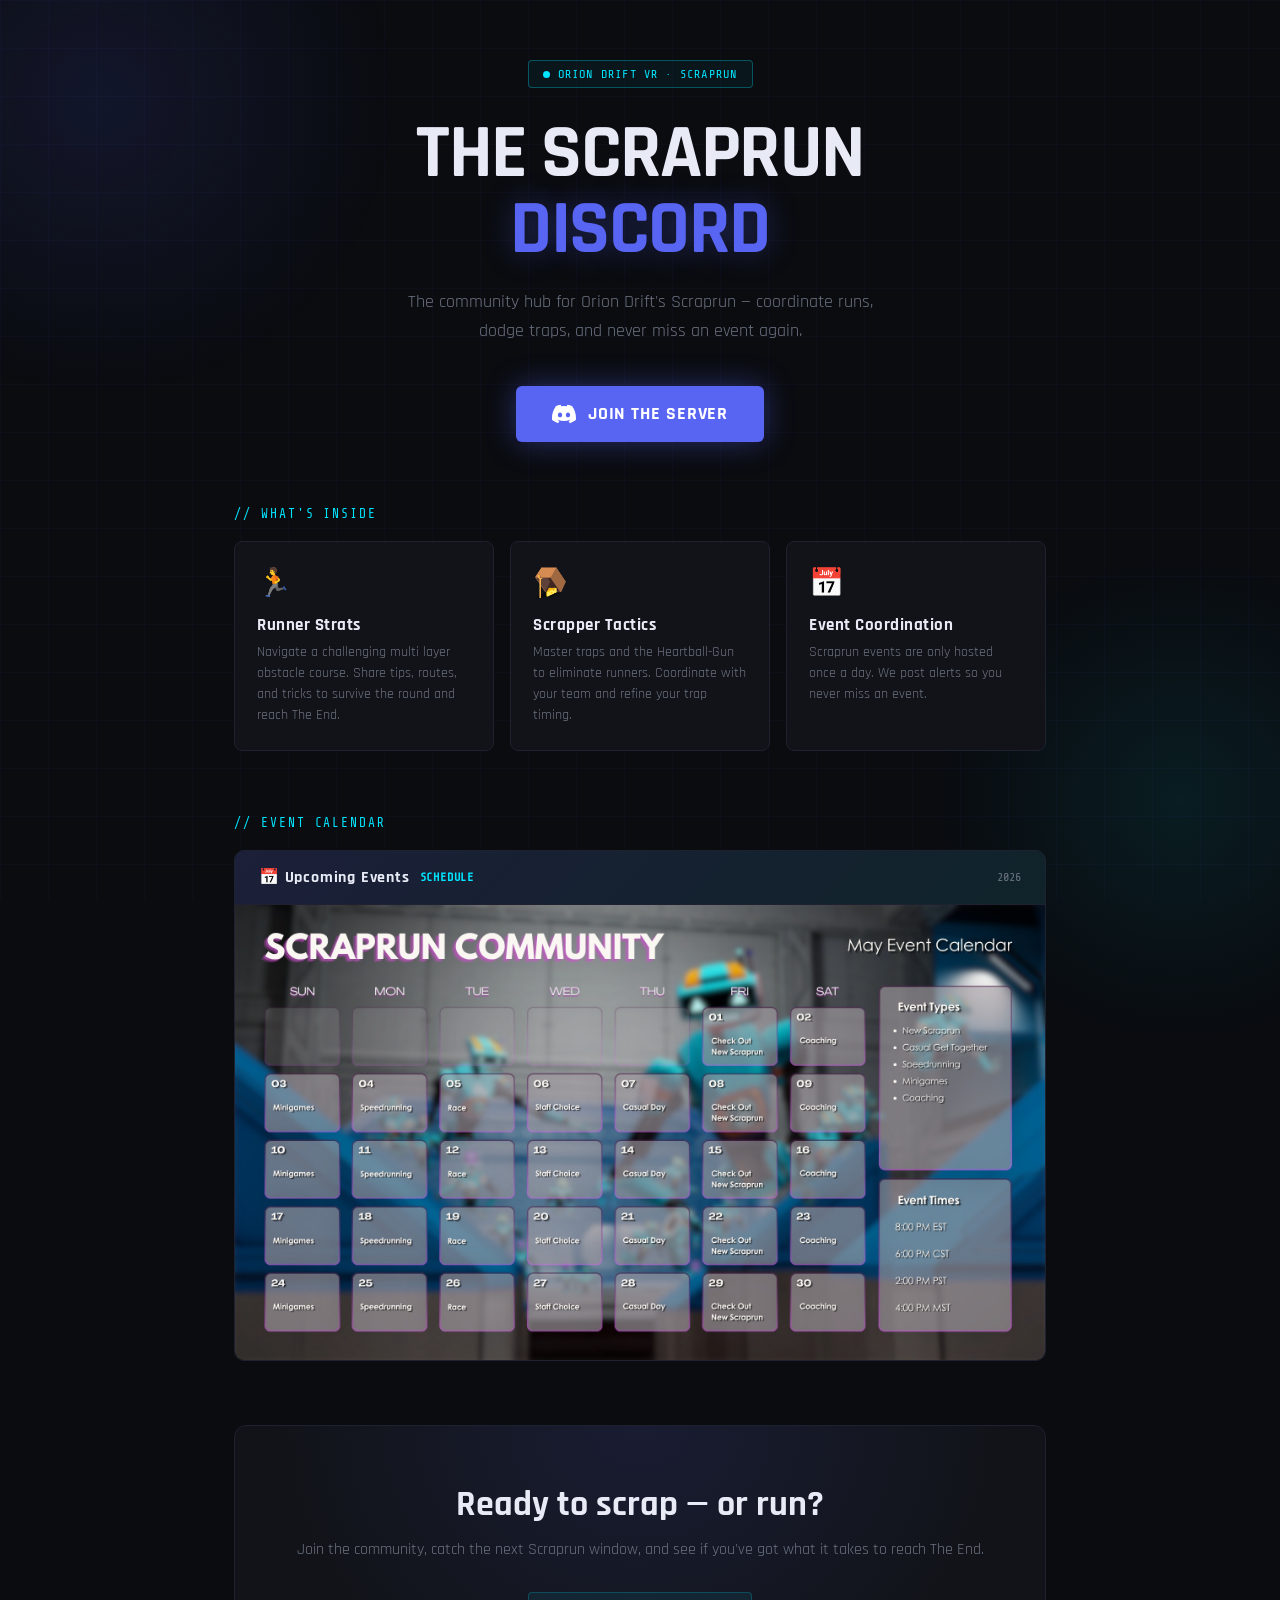
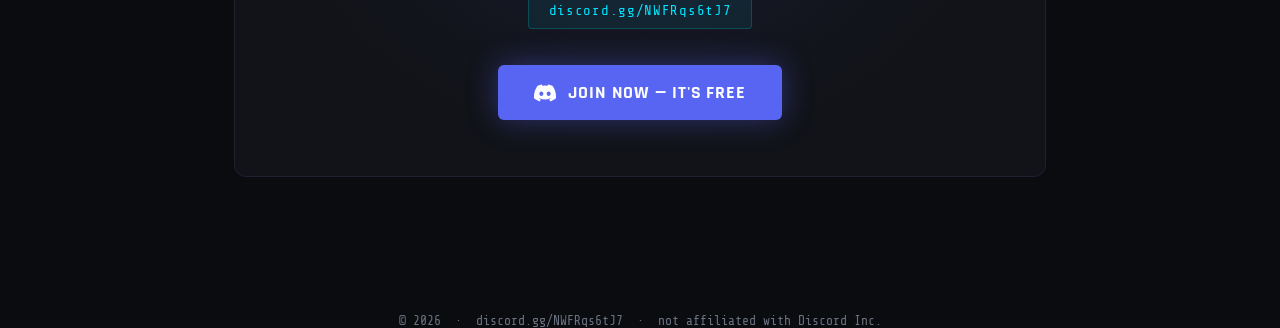
<file: index.html>
<!DOCTYPE html>
<html lang="en">
<head>
  <meta charset="UTF-8" />
  <meta name="viewport" content="width=device-width, initial-scale=1.0"/>
  <title>Orion Drift Scraprun Discord</title>
  <link href="https://fonts.googleapis.com/css2?family=Rajdhani:wght@400;600;700&family=Share+Tech+Mono&display=swap" rel="stylesheet"/>
  <style>
    :root {
      --bg: #0a0c10;
      --surface: #111318;
      --border: #1e2230;
      --accent: #5865f2;
      --accent-glow: rgba(88,101,242,0.35);
      --accent2: #00e5ff;
      --accent2-glow: rgba(0,229,255,0.25);
      --text: #e8eaf6;
      --muted: #6b7280;
      --discord: #5865f2;
    }

    *, *::before, *::after { box-sizing: border-box; margin: 0; padding: 0; }

    body {
      background: var(--bg);
      color: var(--text);
      font-family: 'Rajdhani', sans-serif;
      min-height: 100vh;
      overflow-x: hidden;
    }

    /* animated grid bg */
    body::before {
      content: '';
      position: fixed;
      inset: 0;
      background-image:
        linear-gradient(rgba(88,101,242,0.04) 1px, transparent 1px),
        linear-gradient(90deg, rgba(88,101,242,0.04) 1px, transparent 1px);
      background-size: 48px 48px;
      pointer-events: none;
      z-index: 0;
    }

    /* glowing orbs */
    body::after {
      content: '';
      position: fixed;
      width: 600px; height: 600px;
      border-radius: 50%;
      background: radial-gradient(circle, rgba(88,101,242,0.12) 0%, transparent 70%);
      top: -200px; left: -200px;
      pointer-events: none;
      z-index: 0;
    }

    .orb2 {
      position: fixed;
      width: 500px; height: 500px;
      border-radius: 50%;
      background: radial-gradient(circle, rgba(0,229,255,0.08) 0%, transparent 70%);
      bottom: -150px; right: -150px;
      pointer-events: none;
      z-index: 0;
    }

    main {
      position: relative;
      z-index: 1;
      max-width: 860px;
      margin: 0 auto;
      padding: 60px 24px 80px;
    }

    /* HERO */
    .hero {
      text-align: center;
      margin-bottom: 64px;
      animation: fadeUp 0.8s ease both;
    }

    .hero-badge {
      display: inline-flex;
      align-items: center;
      gap: 8px;
      font-family: 'Share Tech Mono', monospace;
      font-size: 12px;
      color: var(--accent2);
      border: 1px solid rgba(0,229,255,0.3);
      padding: 6px 14px;
      border-radius: 4px;
      margin-bottom: 28px;
      letter-spacing: 0.1em;
      background: rgba(0,229,255,0.05);
    }

    .hero-badge::before {
      content: '';
      width: 7px; height: 7px;
      background: var(--accent2);
      border-radius: 50%;
      animation: pulse 1.6s ease infinite;
    }

    h1 {
      font-size: clamp(42px, 8vw, 76px);
      font-weight: 700;
      line-height: 1;
      letter-spacing: -0.02em;
      margin-bottom: 20px;
    }

    h1 span.highlight {
      color: var(--accent);
      text-shadow: 0 0 30px var(--accent-glow);
    }

    .hero-sub {
      font-size: 18px;
      color: var(--muted);
      max-width: 480px;
      margin: 0 auto 40px;
      line-height: 1.6;
      font-weight: 400;
    }

    .btn-join {
      display: inline-flex;
      align-items: center;
      gap: 12px;
      background: var(--discord);
      color: #fff;
      font-family: 'Rajdhani', sans-serif;
      font-size: 18px;
      font-weight: 700;
      letter-spacing: 0.05em;
      padding: 16px 36px;
      border-radius: 6px;
      text-decoration: none;
      border: none;
      cursor: pointer;
      transition: transform 0.2s, box-shadow 0.2s, background 0.2s;
      box-shadow: 0 0 30px rgba(88,101,242,0.4);
    }

    .btn-join:hover {
      transform: translateY(-3px) scale(1.03);
      background: #6a77f3;
      box-shadow: 0 0 48px rgba(88,101,242,0.7);
    }

    .btn-join svg { flex-shrink: 0; }

    /* STATS */
    .stats {
      display: flex;
      justify-content: center;
      gap: 40px;
      margin-top: 48px;
      flex-wrap: wrap;
      animation: fadeUp 0.9s 0.2s ease both;
    }

    .stat {
      text-align: center;
    }

    .stat-num {
      font-size: 32px;
      font-weight: 700;
      color: var(--accent2);
      font-family: 'Share Tech Mono', monospace;
    }

    .stat-label {
      font-size: 13px;
      color: var(--muted);
      letter-spacing: 0.08em;
      text-transform: uppercase;
      margin-top: 2px;
    }

    .stat-divider {
      width: 1px;
      background: var(--border);
      align-self: stretch;
    }

    /* FEATURES */
    .section-title {
      font-size: 13px;
      font-family: 'Share Tech Mono', monospace;
      color: var(--accent2);
      letter-spacing: 0.15em;
      text-transform: uppercase;
      margin-bottom: 20px;
    }

    .features {
      display: grid;
      grid-template-columns: repeat(auto-fit, minmax(220px, 1fr));
      gap: 16px;
      margin-bottom: 64px;
      animation: fadeUp 1s 0.3s ease both;
    }

    .feature-card {
      background: var(--surface);
      border: 1px solid var(--border);
      border-radius: 8px;
      padding: 24px 22px;
      transition: border-color 0.3s, transform 0.3s;
      position: relative;
      overflow: hidden;
    }

    .feature-card::before {
      content: '';
      position: absolute;
      top: 0; left: 0; right: 0;
      height: 2px;
      background: linear-gradient(90deg, var(--accent), var(--accent2));
      opacity: 0;
      transition: opacity 0.3s;
    }

    .feature-card:hover {
      border-color: rgba(88,101,242,0.5);
      transform: translateY(-4px);
    }

    .feature-card:hover::before { opacity: 1; }

    .feature-icon {
      font-size: 28px;
      margin-bottom: 12px;
    }

    .feature-title {
      font-size: 17px;
      font-weight: 700;
      margin-bottom: 6px;
      letter-spacing: 0.03em;
    }

    .feature-desc {
      font-size: 14px;
      color: var(--muted);
      line-height: 1.5;
      font-weight: 400;
    }

    /* CALENDAR */
    .calendar-section {
      animation: fadeUp 1s 0.4s ease both;
      margin-bottom: 64px;
    }

    .calendar-wrap {
      background: var(--surface);
      border: 1px solid var(--border);
      border-radius: 10px;
      overflow: hidden;
      position: relative;
    }

    .calendar-header {
      background: linear-gradient(135deg, rgba(88,101,242,0.15), rgba(0,229,255,0.08));
      border-bottom: 1px solid var(--border);
      padding: 16px 24px;
      display: flex;
      align-items: center;
      justify-content: space-between;
    }

    .calendar-header-title {
      font-size: 16px;
      font-weight: 700;
      letter-spacing: 0.05em;
      display: flex;
      align-items: center;
      gap: 10px;
    }

    .calendar-header-title span {
      font-family: 'Share Tech Mono', monospace;
      font-size: 12px;
      color: var(--accent2);
    }

    .calendar-img-container {
      padding: 0;
      line-height: 0;
    }

    .calendar-img-container img {
      width: 100%;
      height: auto;
      display: block;
      object-fit: contain;
    }

    .calendar-fallback {
      padding: 48px 24px;
      text-align: center;
      color: var(--muted);
      font-family: 'Share Tech Mono', monospace;
      font-size: 13px;
      display: none;
    }

    /* CTA BOTTOM */
    .cta-bottom {
      text-align: center;
      padding: 56px 32px;
      background: var(--surface);
      border: 1px solid var(--border);
      border-radius: 12px;
      position: relative;
      overflow: hidden;
      animation: fadeUp 1s 0.5s ease both;
    }

    .cta-bottom::before {
      content: '';
      position: absolute;
      inset: 0;
      background: radial-gradient(ellipse at 50% 0%, rgba(88,101,242,0.12) 0%, transparent 65%);
      pointer-events: none;
    }

    .cta-bottom h2 {
      font-size: 36px;
      font-weight: 700;
      margin-bottom: 12px;
      position: relative;
    }

    .cta-bottom p {
      color: var(--muted);
      margin-bottom: 32px;
      font-size: 16px;
      position: relative;
    }

    .invite-url {
      display: inline-block;
      font-family: 'Share Tech Mono', monospace;
      font-size: 14px;
      color: var(--accent2);
      background: rgba(0,229,255,0.07);
      border: 1px solid rgba(0,229,255,0.2);
      border-radius: 4px;
      padding: 10px 20px;
      margin-bottom: 28px;
      letter-spacing: 0.05em;
      position: relative;
      cursor: pointer;
      transition: background 0.2s;
    }

    .invite-url:hover { background: rgba(0,229,255,0.14); }

    .copied-msg {
      display: none;
      font-size: 12px;
      color: #4caf50;
      margin-top: 6px;
      font-family: 'Share Tech Mono', monospace;
    }

    /* FOOTER */
    footer {
      text-align: center;
      margin-top: 56px;
      font-size: 13px;
      color: var(--muted);
      font-family: 'Share Tech Mono', monospace;
      position: relative;
      z-index: 1;
    }

    /* ANIMATIONS */
    @keyframes fadeUp {
      from { opacity: 0; transform: translateY(28px); }
      to   { opacity: 1; transform: translateY(0); }
    }

    @keyframes pulse {
      0%, 100% { opacity: 1; transform: scale(1); }
      50%       { opacity: 0.4; transform: scale(0.7); }
    }
  </style>
</head>
<body>
  <div class="orb2"></div>

  <main>

    <!-- HERO -->
    <section class="hero">
      <div class="hero-badge">ORION DRIFT VR · SCRAPRUN</div>
      <h1>THE SCRAPRUN<br><span class="highlight">DISCORD</span></h1>
      <p class="hero-sub">The community hub for Orion Drift's Scraprun — coordinate runs, dodge traps, and never miss an event again.</p>
      <a class="btn-join" href="https://discord.gg/NWFRqs6tJ7" target="_blank" rel="noopener">
        <!-- Discord logo -->
        <svg width="24" height="24" viewBox="0 0 24 24" fill="currentColor" xmlns="http://www.w3.org/2000/svg">
          <path d="M20.317 4.37a19.791 19.791 0 0 0-4.885-1.515.074.074 0 0 0-.079.037c-.21.375-.444.864-.608 1.25a18.27 18.27 0 0 0-5.487 0 12.64 12.64 0 0 0-.617-1.25.077.077 0 0 0-.079-.037A19.736 19.736 0 0 0 3.677 4.37a.07.07 0 0 0-.032.027C.533 9.046-.32 13.58.099 18.057c.002.022.015.043.033.052a19.9 19.9 0 0 0 5.993 3.03.078.078 0 0 0 .084-.028 14.09 14.09 0 0 0 1.226-1.994.076.076 0 0 0-.041-.106 13.107 13.107 0 0 1-1.872-.892.077.077 0 0 1-.008-.128 10.2 10.2 0 0 0 .372-.292.074.074 0 0 1 .077-.01c3.928 1.793 8.18 1.793 12.062 0a.074.074 0 0 1 .078.01c.12.098.246.198.373.292a.077.077 0 0 1-.006.127 12.299 12.299 0 0 1-1.873.892.077.077 0 0 0-.041.107c.36.698.772 1.362 1.225 1.993a.076.076 0 0 0 .084.028 19.839 19.839 0 0 0 6.002-3.03.077.077 0 0 0 .032-.054c.5-5.177-.838-9.674-3.549-13.66a.061.061 0 0 0-.031-.03zM8.02 15.33c-1.183 0-2.157-1.085-2.157-2.419 0-1.333.956-2.419 2.157-2.419 1.21 0 2.176 1.096 2.157 2.42 0 1.333-.956 2.418-2.157 2.418zm7.975 0c-1.183 0-2.157-1.085-2.157-2.419 0-1.333.955-2.419 2.157-2.419 1.21 0 2.176 1.096 2.157 2.42 0 1.333-.946 2.418-2.157 2.418z"/>
        </svg>
        JOIN THE SERVER
      </a>
    </section>

    <!-- FEATURES -->
    <section style="margin-bottom:64px; animation: fadeUp 0.9s 0.25s ease both;">
      <div class="section-title">// what's inside</div>
      <div class="features">
        <div class="feature-card">
          <div class="feature-icon">🏃</div>
          <div class="feature-title">Runner Strats</div>
          <div class="feature-desc">Navigate a challenging multi layer obstacle course. Share tips, routes, and tricks to survive the round and reach The End.</div>
        </div>
        <div class="feature-card">
          <div class="feature-icon">🪤</div>
          <div class="feature-title">Scrapper Tactics</div>
          <div class="feature-desc">Master traps and the Heartball-Gun to eliminate runners. Coordinate with your team and refine your trap timing.</div>
        </div>
        <div class="feature-card">
          <div class="feature-icon">📅</div>
          <div class="feature-title">Event Coordination</div>
          <div class="feature-desc">Scraprun events are only hosted once a day. We post alerts so you never miss an event.</div>
        </div>
      </div>
    </section>

    <!-- CALENDAR -->
    <section class="calendar-section">
      <div class="section-title">// event calendar</div>
      <div class="calendar-wrap">
        <div class="calendar-header">
          <div class="calendar-header-title">
            📅 Upcoming Events
            <span>SCHEDULE</span>
          </div>
          <div style="font-family:'Share Tech Mono',monospace;font-size:12px;color:var(--muted);">2026</div>
        </div>
        <div class="calendar-img-container">
          <img
            src="calendar.png"
            alt="Event Calendar"
            onerror="this.style.display='none'; document.querySelector('.calendar-fallback').style.display='block';"
          />
          <div class="calendar-fallback">
            [ calendar.png not found — place calendar.png in the same folder as this file ]
          </div>
        </div>
      </div>
    </section>

    <!-- CTA BOTTOM -->
    <section class="cta-bottom">
      <h2>Ready to scrap — or run?</h2>
      <p>Join the community, catch the next Scraprun window, and see if you've got what it takes to reach The End.</p>
      <div class="invite-url" onclick="copyInvite(this)" title="Click to copy">
        discord.gg/NWFRqs6tJ7
      </div>
      <div class="copied-msg" id="copiedMsg">✔ Copied to clipboard!</div>
      <br/>
      <a class="btn-join" href="https://discord.gg/NWFRqs6tJ7" target="_blank" rel="noopener" style="margin-top:8px;">
        <svg width="22" height="22" viewBox="0 0 24 24" fill="currentColor">
          <path d="M20.317 4.37a19.791 19.791 0 0 0-4.885-1.515.074.074 0 0 0-.079.037c-.21.375-.444.864-.608 1.25a18.27 18.27 0 0 0-5.487 0 12.64 12.64 0 0 0-.617-1.25.077.077 0 0 0-.079-.037A19.736 19.736 0 0 0 3.677 4.37a.07.07 0 0 0-.032.027C.533 9.046-.32 13.58.099 18.057c.002.022.015.043.033.052a19.9 19.9 0 0 0 5.993 3.03.078.078 0 0 0 .084-.028 14.09 14.09 0 0 0 1.226-1.994.076.076 0 0 0-.041-.106 13.107 13.107 0 0 1-1.872-.892.077.077 0 0 1-.008-.128 10.2 10.2 0 0 0 .372-.292.074.074 0 0 1 .077-.01c3.928 1.793 8.18 1.793 12.062 0a.074.074 0 0 1 .078.01c.12.098.246.198.373.292a.077.077 0 0 1-.006.127 12.299 12.299 0 0 1-1.873.892.077.077 0 0 0-.041.107c.36.698.772 1.362 1.225 1.993a.076.076 0 0 0 .084.028 19.839 19.839 0 0 0 6.002-3.03.077.077 0 0 0 .032-.054c.5-5.177-.838-9.674-3.549-13.66a.061.061 0 0 0-.031-.03zM8.02 15.33c-1.183 0-2.157-1.085-2.157-2.419 0-1.333.956-2.419 2.157-2.419 1.21 0 2.176 1.096 2.157 2.42 0 1.333-.956 2.418-2.157 2.418zm7.975 0c-1.183 0-2.157-1.085-2.157-2.419 0-1.333.955-2.419 2.157-2.419 1.21 0 2.176 1.096 2.157 2.42 0 1.333-.946 2.418-2.157 2.418z"/>
        </svg>
        JOIN NOW — IT'S FREE
      </a>
    </section>

  </main>

  <footer>
    &copy; 2026 &nbsp;·&nbsp; discord.gg/NWFRqs6tJ7 &nbsp;·&nbsp; not affiliated with Discord Inc.
  </footer>

  <script>
    function copyInvite(el) {
      navigator.clipboard.writeText('https://discord.gg/NWFRqs6tJ7').then(() => {
        const msg = document.getElementById('copiedMsg');
        msg.style.display = 'block';
        el.style.color = '#4caf50';
        setTimeout(() => {
          msg.style.display = 'none';
          el.style.color = '';
        }, 2000);
      });
    }
  </script>
</body>
</html>

</html>
</html>
</html>
</html>
</file>
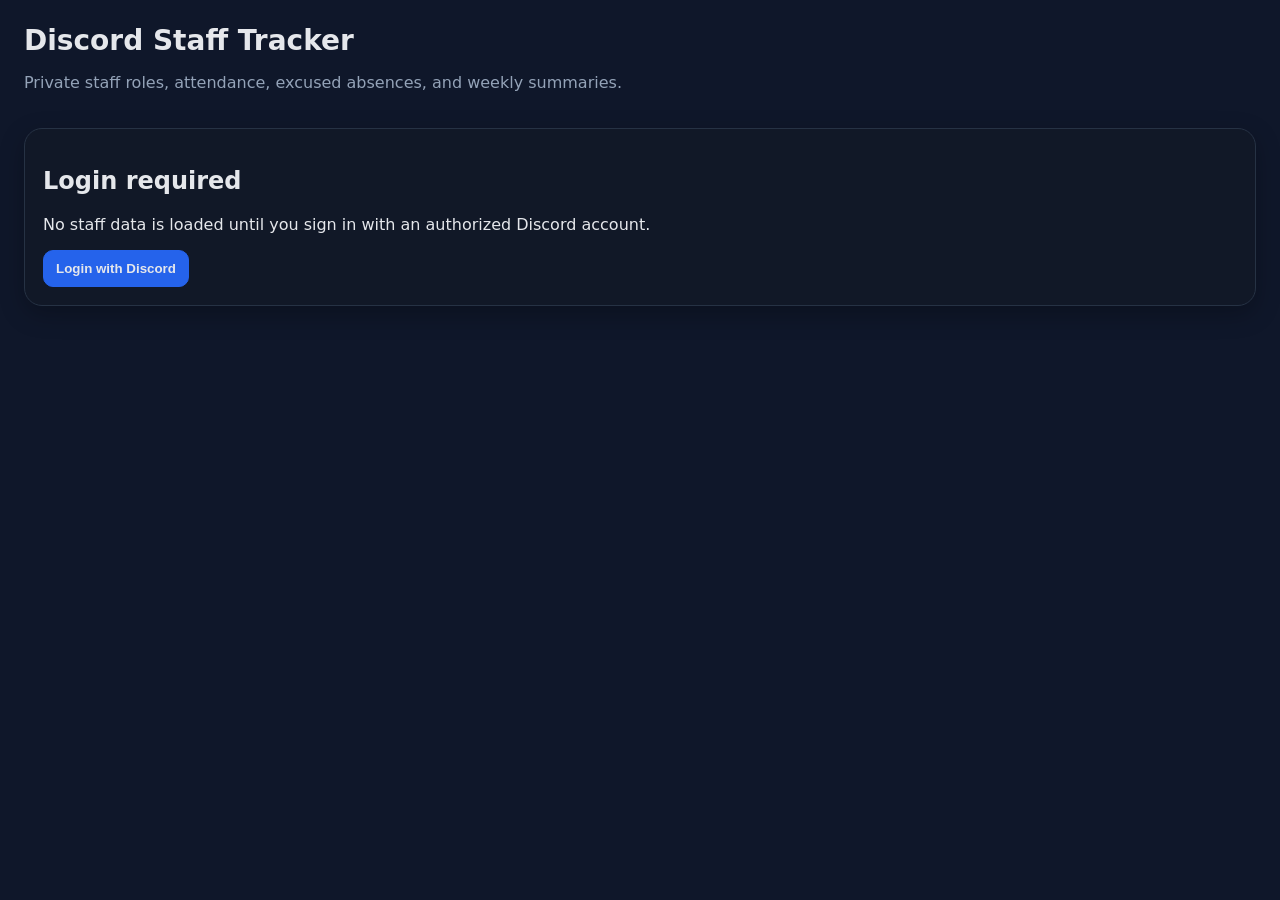
<file: frontend/index.html>
<!doctype html>
<html lang="en">
<head>
  <meta charset="utf-8" />
  <meta name="viewport" content="width=device-width, initial-scale=1" />
  <title>Discord Staff Tracker</title>
  <link rel="stylesheet" href="style.css" />
</head>
<body>
  <header>
    <div>
      <h1>Discord Staff Tracker</h1>
      <p class="muted">Private staff roles, attendance, excused absences, and weekly summaries.</p>
    </div>
    <div id="authBox"></div>
  </header>

  <main id="app" class="hidden">
    <nav id="tabs"></nav>
    <section id="view"></section>
  </main>

  <section id="loggedOut" class="card">
    <h2>Login required</h2>
    <p>No staff data is loaded until you sign in with an authorized Discord account.</p>
    <button id="loginBtn">Login with Discord</button>
  </section>

  <script src="config.js"></script>
  <script src="app.js"></script>
</body>
</html>
</file>
<file: frontend/style.css>
:root { color-scheme: dark; font-family: Inter, ui-sans-serif, system-ui, Arial, sans-serif; background:#0f172a; color:#e5e7eb; }
* { box-sizing: border-box; }
body { margin:0; padding:24px; }
header { display:flex; gap:16px; justify-content:space-between; align-items:center; margin-bottom:20px; }
h1 { margin:0; font-size:28px; }
button, input, select, textarea { border:1px solid #334155; border-radius:10px; padding:10px 12px; background:#111827; color:#e5e7eb; }
button { cursor:pointer; background:#2563eb; border-color:#2563eb; font-weight:700; }
button.secondary { background:#1f2937; border-color:#334155; }
button.danger { background:#991b1b; border-color:#991b1b; }
button:disabled { opacity:.55; cursor:not-allowed; }
a { color:#93c5fd; }
.card { background:#111827; border:1px solid #263244; border-radius:18px; padding:18px; margin-bottom:16px; box-shadow:0 8px 24px rgb(0 0 0 / .25); }
.muted { color:#94a3b8; }
.hidden { display:none !important; }
nav { display:flex; flex-wrap:wrap; gap:8px; margin-bottom:16px; }
nav button { background:#1f2937; border-color:#334155; }
nav button.active { background:#2563eb; border-color:#2563eb; }
.grid { display:grid; grid-template-columns:repeat(auto-fit, minmax(220px,1fr)); gap:12px; }
.field { display:flex; flex-direction:column; gap:6px; }
label { color:#cbd5e1; font-size:13px; }
table { width:100%; border-collapse:collapse; background:#0b1220; border-radius:12px; overflow:hidden; }
th, td { padding:10px; border-bottom:1px solid #1e293b; text-align:left; vertical-align:top; }
th { color:#cbd5e1; background:#111827; }
.badge { display:inline-flex; padding:4px 8px; border-radius:999px; font-size:12px; background:#334155; margin:2px; }
.good { background:#14532d; }
.warn { background:#713f12; }
.bad { background:#7f1d1d; }
.row-actions { display:flex; gap:8px; flex-wrap:wrap; }
.notice { border-left:4px solid #2563eb; }
.error { border-left:4px solid #dc2626; color:#fecaca; }
.checkbox-grid { display:grid; grid-template-columns:repeat(auto-fit,minmax(240px,1fr)); gap:8px; }
.checkbox { display:flex; gap:8px; align-items:flex-start; padding:8px; border:1px solid #334155; border-radius:10px; }
.checkbox input { margin-top:2px; }
</file>
